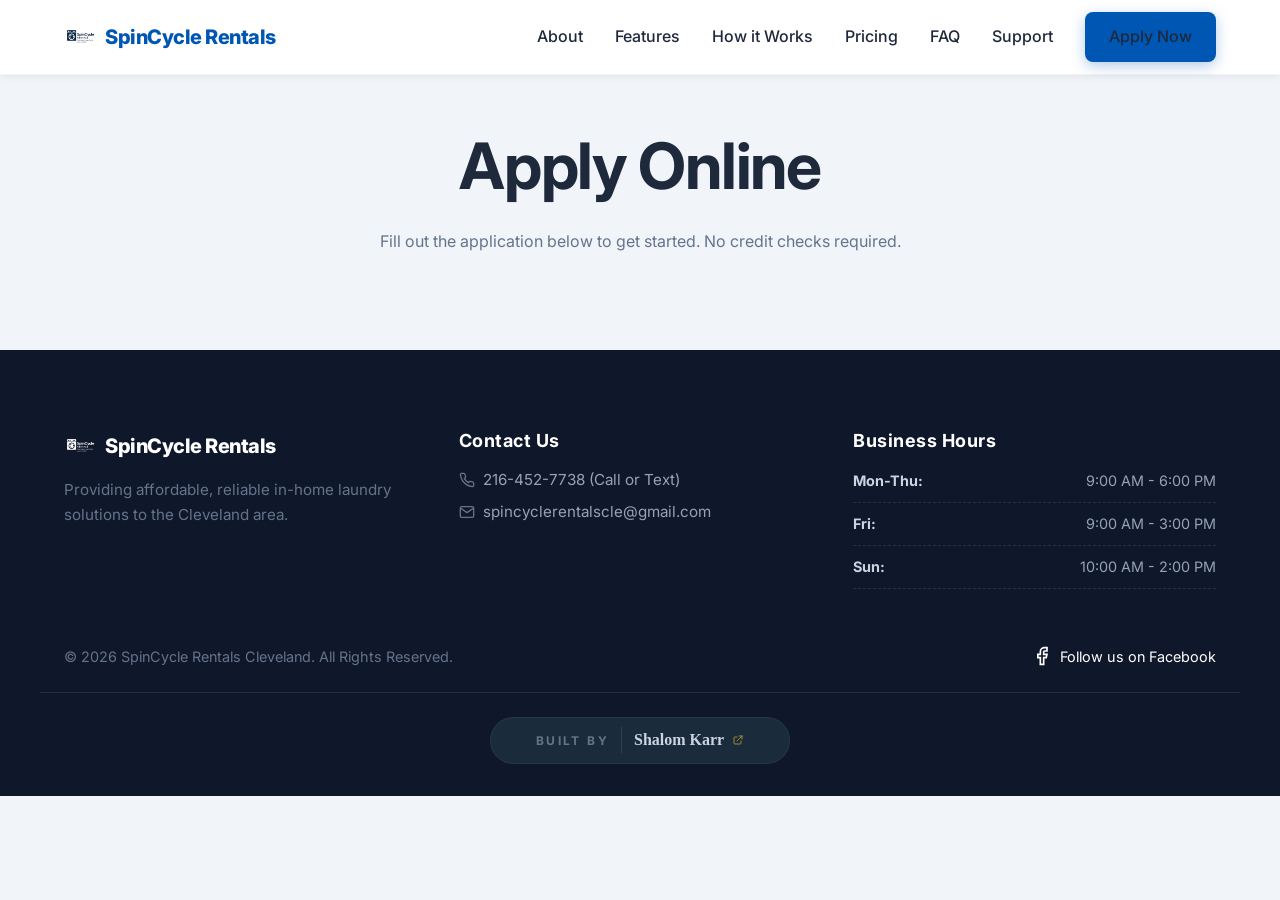
<file: apply.html>
<!DOCTYPE html>
<html lang="en">
<head>
    <meta charset="UTF-8">
    <meta name="viewport" content="width=device-width, initial-scale=1.0">
    <title>Apply Online | SpinCycle Rentals Cleveland</title>
    <meta name="description" content="Apply online for your SpinCycle washer and dryer rental. Fast approval with zero credit checks and zero upfront costs required to apply.">
    
    <link rel="canonical" href="https://www.spincyclerentalscleveland.com/apply.html">
    <link rel="preconnect" href="https://fonts.googleapis.com">
    <link rel="canonical" href="https://www.spincyclerentalscleveland.com/apply.html">
    <link rel="preconnect" href="https://fonts.gstatic.com" crossorigin>
    <link href="https://fonts.googleapis.com/css2?family=Inter:wght@300;400;500;600;700;800&display=swap" rel="stylesheet">
    <link rel="stylesheet" href="./css/style.css">
    <script type="application/ld+json">
    {
      "@context": "https://schema.org",
      "@type": "BreadcrumbList",
      "itemListElement": [
        {
          "@type": "ListItem",
          "position": 1,
          "name": "Home",
          "item": "https://www.spincyclerentalscleveland.com/"
        },
        {
          "@type": "ListItem",
          "position": 2,
          "name": "Apply Online",
          "item": "https://www.spincyclerentalscleveland.com/apply.html"
        }
      ]
    }
    </script>
</head>
<body class="bg-light">

    <!-- Navigation -->
    <nav id="navbar" class="navbar scrolled">
        <div class="container nav-container">
            <a href="index.html" class="logo"><img src="./img/logo-adam.png" alt="SpinCycle Logo" style="height: 32px; width: auto; object-fit: contain;"> SpinCycle Rentals</a>
            
            <button class="mobile-toggle" aria-label="Toggle Navigation">
                <svg width="24" height="24" viewBox="0 0 24 24" fill="none" stroke="currentColor" stroke-width="2"><path d="M3 12h18M3 6h18M3 18h18"></path></svg>
            </button>

                                    <ul class="nav-links">
                <li><a href="about.html">About</a></li>
                <li><a href="index.html#features">Features</a></li>
                <li><a href="index.html#how-it-works">How it Works</a></li>
                <li><a href="pricing.html">Pricing</a></li>
                <li><a href="faq.html">FAQ</a></li>
                <li><a href="support.html">Support</a></li>
                <li><a href="apply.html" class="btn btn-primary">Apply Now</a></li>
            </ul>
        </div>
    </nav>

    <div style="padding-top: 8rem; padding-bottom: 4rem;" class="section">
        <div class="container">
            <div class="section-header text-center fade-in" style="margin-bottom: 2rem;">
                <h1>Apply Online</h1>
                <p>Fill out the application below to get started. No credit checks required.</p>
            </div>

            <div class="fade-in" style="max-width: 800px; margin: 0 auto; background: var(--white); border-radius: var(--radius); box-shadow: var(--shadow-md); overflow: hidden;">
                <!-- Google Form iFrame Integration -->
                <script type="text/javascript" src="https://form.jotform.com/jsform/260805424291050"></script>
            </div>
        </div>
    </div>

    <footer class="footer">
        <div class="container grid grid-3">
            <div class="footer-info">
                <a href="index.html" class="logo" style="color: var(--white); margin-bottom: 1rem; display: inline-flex;">
                    <img src="./img/logo-adam.png" alt="SpinCycle Logo" style="height: 32px; width: auto; object-fit: contain; filter: brightness(0) invert(1);">
                    SpinCycle Rentals
                </a>
                <p>Providing affordable, reliable in-home laundry solutions to the Cleveland area.</p>
            </div>
            
            <div class="footer-contact">
                <h4 style="margin-bottom: 1rem;">Contact Us</h4>
                <p style="display: flex; align-items: center; gap: 0.5rem; margin-bottom: 0.5rem;">
                    <svg width="16" height="16" viewBox="0 0 24 24" fill="none" stroke="currentColor" stroke-width="2"><path d="M22 16.92v3a2 2 0 0 1-2.18 2 19.79 19.79 0 0 1-8.63-3.07 19.5 19.5 0 0 1-6-6 19.79 19.79 0 0 1-3.07-8.67A2 2 0 0 1 4.11 2h3a2 2 0 0 1 2 1.72 12.84 12.84 0 0 0 .7 2.81 2 2 0 0 1-.45 2.11L8.09 9.91a16 16 0 0 0 6 6l1.27-1.27a2 2 0 0 1 2.11-.45 12.84 12.84 0 0 0 2.81.7A2 2 0 0 1 22 16.92z"></path></svg>
                    <a href="tel:2164527738" style="color: #94a3b8;">216-452-7738 (Call or Text)</a>
                </p>
                <p style="display: flex; align-items: center; gap: 0.5rem;">
                    <svg width="16" height="16" viewBox="0 0 24 24" fill="none" stroke="currentColor" stroke-width="2"><path d="M4 4h16c1.1 0 2 .9 2 2v12c0 1.1-.9 2-2 2H4c-1.1 0-2-.9-2-2V6c0-1.1.9-2 2-2z"></path><polyline points="22,6 12,13 2,6"></polyline></svg>
                    <a href="mailto:spincyclerentalscle@gmail.com" style="color: #94a3b8;">spincyclerentalscle@gmail.com</a>
                </p>
            </div>
            
            <div class="footer-hours">
                <h4 style="margin-bottom: 1rem;">Business Hours</h4>
                <ul style="color: #94a3b8; font-size: 0.9rem; line-height: 1.8;">
                    <li><strong>Mon-Thu:</strong> 9:00 AM - 6:00 PM</li>
                    <li><strong>Fri:</strong> 9:00 AM - 3:00 PM</li>
                    <li><strong>Sun:</strong> 10:00 AM - 2:00 PM</li>
                </ul>
            </div>
        </div>
        
        <div class="container" style="display: flex; justify-content: space-between; align-items: center; flex-wrap: wrap; gap: 1rem; margin-top: 3rem;">
            <p style="margin: 0; font-size: 0.9rem;">&copy; 2026 SpinCycle Rentals Cleveland. All Rights Reserved.</p>
            <a href="https://www.facebook.com/profile.php?id=61582724512449" target="_blank" rel="noopener noreferrer" style="color: var(--white); display: flex; align-items: center; gap: 0.5rem; font-size: 0.9rem; transition: color 0.3s ease;" onmouseover="this.style.color='#3384e6'" onmouseout="this.style.color='#ffffff'">
                <svg width="20" height="20" viewBox="0 0 24 24" fill="none" stroke="currentColor" stroke-width="2"><path d="M18 2h-3a5 5 0 0 0-5 5v3H7v4h3v8h4v-8h3l1-4h-4V7a1 1 0 0 1 1-1h3z"></path></svg>
                Follow us on Facebook
            </a>
        </div>
        <div class="container" style="border-top: 1px solid rgba(255,255,255,0.1); margin-top: 1.5rem; padding-top: 1.5rem; display: flex; justify-content: center; align-items: center; width: 100%;">
            <a href="https://shalomkarr.pages.dev" target="_blank" rel="noopener noreferrer" class="built-by-btn">
                <span class="built-by-bg"></span>
                <span class="built-by-label">Built By</span>
                <div class="built-by-name-wrapper">
                    <span class="built-by-name">Shalom Karr</span>
                    <svg xmlns="http://www.w3.org/2000/svg" class="built-by-icon" fill="none" viewBox="0 0 24 24" stroke="currentColor" stroke-width="2" stroke-linecap="round" stroke-linejoin="round">
                        <path d="M10 6H6a2 2 0 00-2 2v10a2 2 0 002 2h10a2 2 0 002-2v-4M14 4h6m0 0v6m0-6L10 14" />
                    </svg>
                </div>
            </a>
        </div>
    </footer>

    <script src="./js/app.js"></script>
    <!-- Jotform Chatbot Embed -->
    <script src='https://cdn.jotfor.ms/agent/embedjs/019d16b8b7127d53b04a7ecd14b285c8ae82/embed.js'></script>
</body>
</html>
</file>
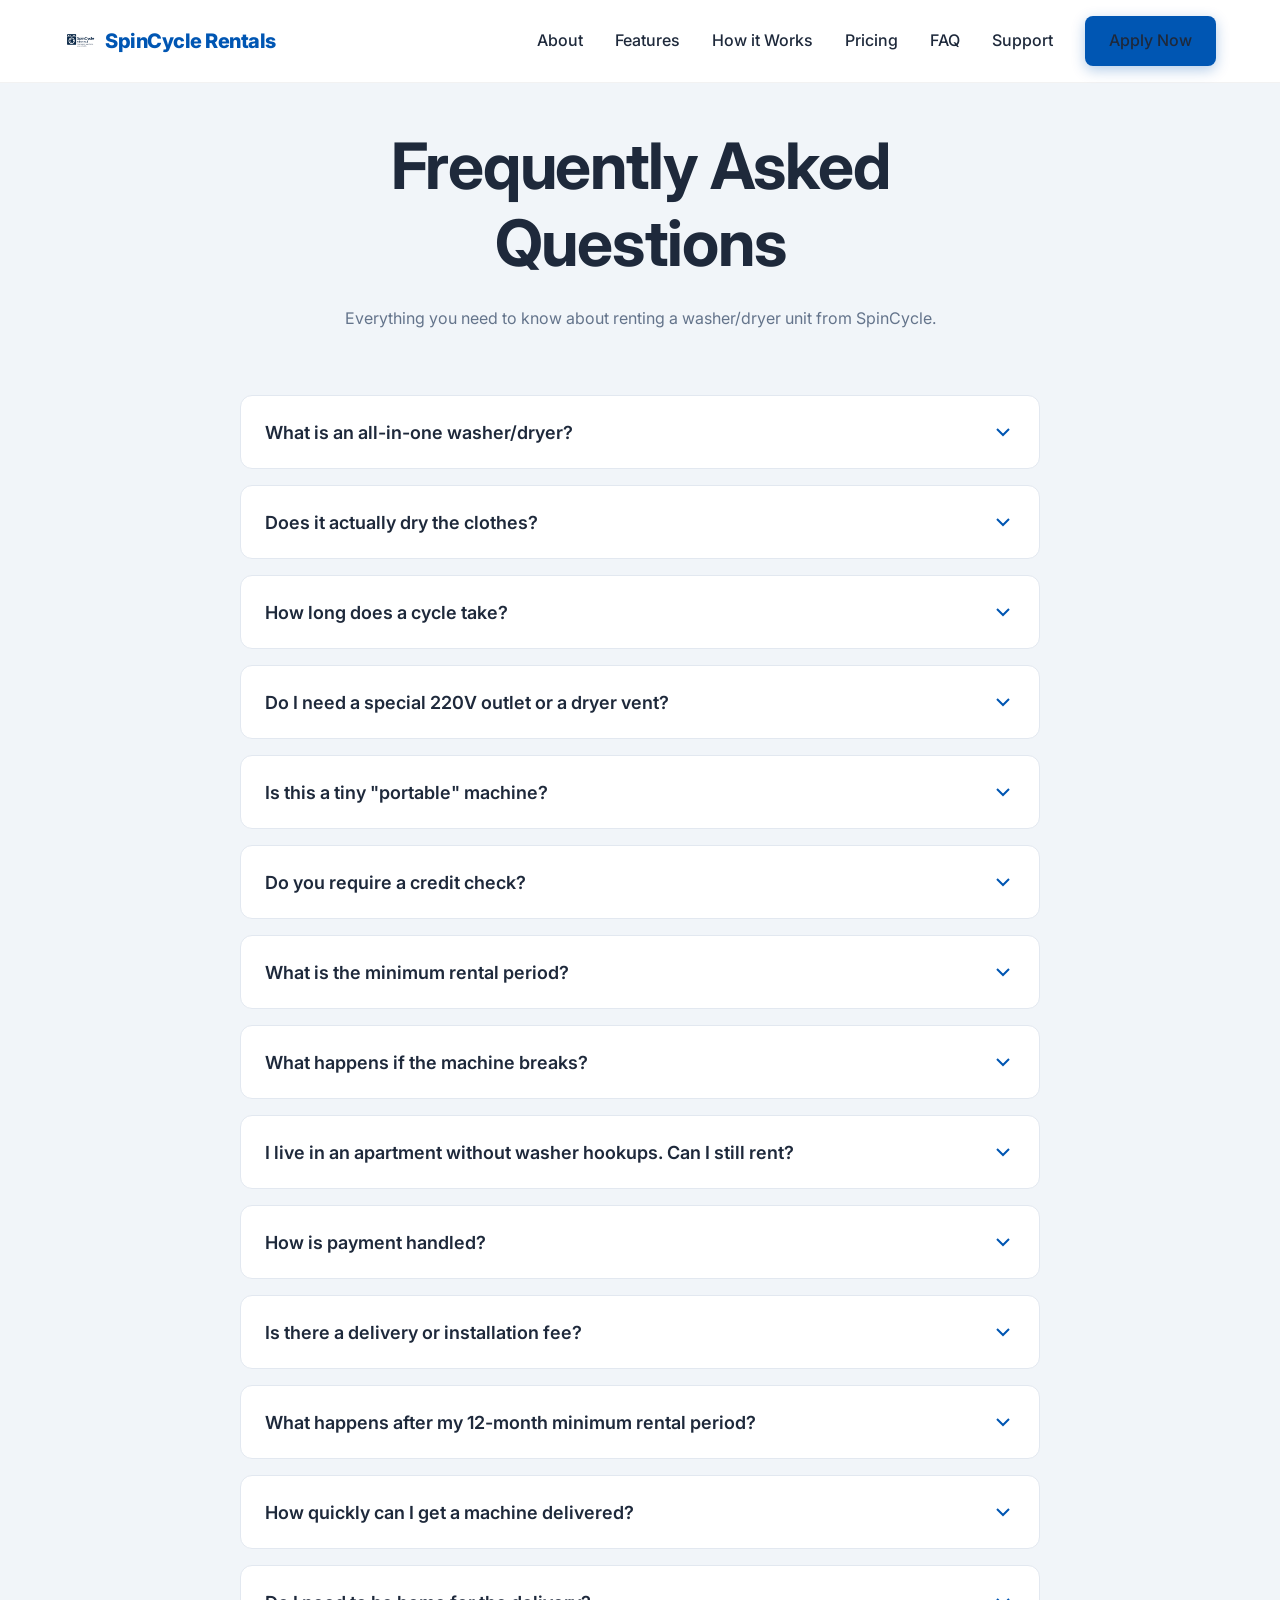
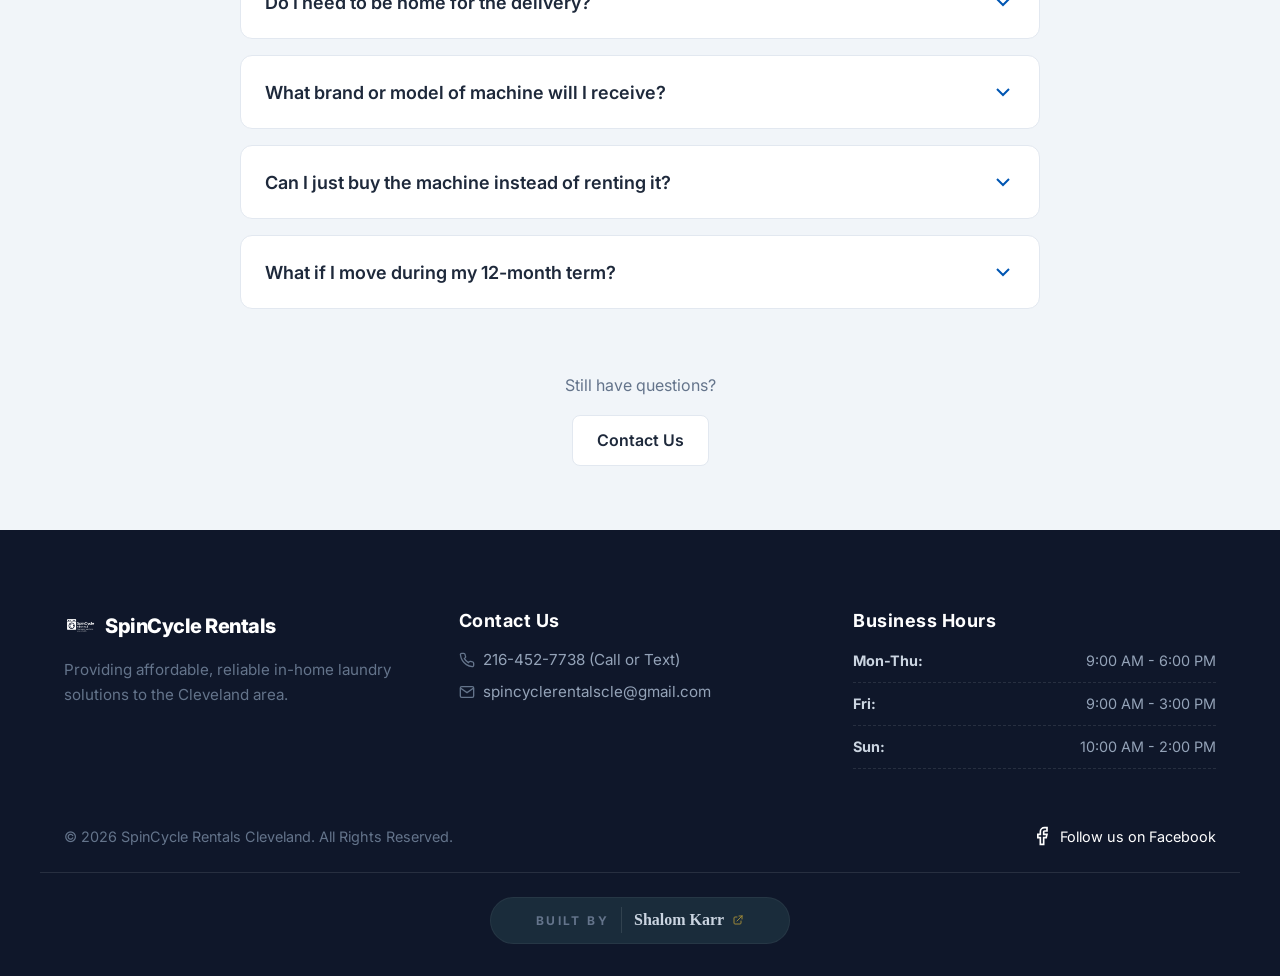
<file: faq.html>
<!DOCTYPE html>
<html lang="en">
<head>
    <meta charset="UTF-8">
    <meta name="viewport" content="width=device-width, initial-scale=1.0">
    <title>FAQ & Troubleshooting | SpinCycle Rentals</title>
    <meta name="description" content="Frequently asked questions about our ventless all-in-one washer and dryer rental service in Cleveland, Ohio. Learn about our free maintenance and 12-month terms.">
    
    <link rel="canonical" href="https://www.spincyclerentalscleveland.com/faq.html">
    <link rel="preconnect" href="https://fonts.googleapis.com">
    <link rel="canonical" href="https://www.spincyclerentalscleveland.com/faq.html">
    <link rel="preconnect" href="https://fonts.gstatic.com" crossorigin>
    <link href="https://fonts.googleapis.com/css2?family=Inter:wght@300;400;500;600;700;800&display=swap" rel="stylesheet">
    <link rel="stylesheet" href="./css/style.css">
    <script type="application/ld+json">
    {
      "@context": "https://schema.org",
      "@type": "BreadcrumbList",
      "itemListElement": [
        {
          "@type": "ListItem",
          "position": 1,
          "name": "Home",
          "item": "https://www.spincyclerentalscleveland.com/"
        },
        {
          "@type": "ListItem",
          "position": 2,
          "name": "FAQ",
          "item": "https://www.spincyclerentalscleveland.com/faq.html"
        }
      ]
    }
    </script>
</head>
<body class="bg-light">

    <!-- Navigation -->
    <nav id="navbar" class="navbar scrolled">
        <div class="container nav-container">
            <a href="index.html" class="logo"><img src="./img/logo-adam.png" alt="SpinCycle Logo" style="height: 32px; width: auto; object-fit: contain;"> SpinCycle Rentals</a>
            
            <button class="mobile-toggle" aria-label="Toggle Navigation">
                <svg width="24" height="24" viewBox="0 0 24 24" fill="none" stroke="currentColor" stroke-width="2"><path d="M3 12h18M3 6h18M3 18h18"></path></svg>
            </button>

                                    <ul class="nav-links">
                <li><a href="about.html">About</a></li>
                <li><a href="index.html#features">Features</a></li>
                <li><a href="index.html#how-it-works">How it Works</a></li>
                <li><a href="pricing.html">Pricing</a></li>
                <li><a href="faq.html">FAQ</a></li>
                <li><a href="support.html">Support</a></li>
                <li><a href="apply.html" class="btn btn-primary">Apply Now</a></li>
            </ul>
        </div>
    </nav>

    <div style="padding-top: 8rem; padding-bottom: 4rem;" class="section">
        <div class="container">
            <div class="section-header text-center fade-in">
                <h1>Frequently Asked Questions</h1>
                <p>Everything you need to know about renting a washer/dryer unit from SpinCycle.</p>
            </div>

            <div class="faq-container fade-in" style="max-width: 800px; margin: 0 auto;">                <div class="faq-item">
                    <button class="faq-question">
                        What is an all-in-one washer/dryer?
                        <svg width="24" height="24" viewBox="0 0 24 24" fill="none" stroke="currentColor" stroke-width="2"><polyline points="6 9 12 15 18 9"></polyline></svg>
                    </button>
                    <div class="faq-answer">
                        <p>It is exactly what it sounds like: a single machine that washes your clothes and then automatically switches to drying mode in one continuous cycle. You put dirty clothes in, and take clean, dry clothes out. There is no transferring heavy, wet laundry from a washer to a dryer.</p>
                    </div>
                </div>

                <div class="faq-item">
                    <button class="faq-question">
                        Does it actually dry the clothes?
                        <svg width="24" height="24" viewBox="0 0 24 24" fill="none" stroke="currentColor" stroke-width="2"><polyline points="6 9 12 15 18 9"></polyline></svg>
                    </button>
                    <div class="faq-answer">
                        <p>Yes! Unlike some older combo units that left clothes damp, the modern, high-quality machines we rent use advanced condensation drying technology to ensure your clothes come out fully dry and ready to wear or fold.</p>
                    </div>
                </div>

                <div class="faq-item">
                    <button class="faq-question">
                        How long does a cycle take?
                        <svg width="24" height="24" viewBox="0 0 24 24" fill="none" stroke="currentColor" stroke-width="2"><polyline points="6 9 12 15 18 9"></polyline></svg>
                    </button>
                    <div class="faq-answer">
                        <p>A full wash-and-dry cycle typically takes about 6 hours. Because the machine performs two distinct jobs in one drum using ventless technology, it takes longer than two separate machines. However, because it is a "set it and forget it" system, it actually saves you time�you can start a load before work or before bed without having to monitor it.</p>
                    </div>
                </div>

                <div class="faq-item">
                    <button class="faq-question">
                        Do I need a special 220V outlet or a dryer vent?
                        <svg width="24" height="24" viewBox="0 0 24 24" fill="none" stroke="currentColor" stroke-width="2"><polyline points="6 9 12 15 18 9"></polyline></svg>
                    </button>
                    <div class="faq-answer">
                        <p>No! Our machines are completely ventless, meaning they do not need an external exhaust vent blowing out a window. They also plug into any standard 110V household electrical outlet. All you need is a standard washer hookup (or a compatible sink) and a drain.</p>
                    </div>
                </div>

                <div class="faq-item">
                    <button class="faq-question">
                        Is this a tiny "portable" machine?
                        <svg width="24" height="24" viewBox="0 0 24 24" fill="none" stroke="currentColor" stroke-width="2"><polyline points="6 9 12 15 18 9"></polyline></svg>
                    </button>
                    <div class="faq-answer">
                        <p>No. These are full-size, heavy-duty appliances featuring a 2.7 cubic foot drum. They are designed for permanent hookup and everyday apartment laundry, not the small plastic countertop toys.</p>
                    </div>
                </div>

                <div class="faq-item">
                    <button class="faq-question">
                        Do you require a credit check?
                        <svg width="24" height="24" viewBox="0 0 24 24" fill="none" stroke="currentColor" stroke-width="2"><polyline points="6 9 12 15 18 9"></polyline></svg>
                    </button>
                    <div class="faq-answer">
                        <p>No, we never run credit checks. We believe everyone deserves access to convenient in-home laundry, regardless of their credit history.</p>
                    </div>
                </div>

                <div class="faq-item">
                    <button class="faq-question">
                        What is the minimum rental period?
                        <svg width="24" height="24" viewBox="0 0 24 24" fill="none" stroke="currentColor" stroke-width="2"><polyline points="6 9 12 15 18 9"></polyline></svg>
                    </button>
                    <div class="faq-answer">
                        <p>Our standard rental agreement requires a 12-month minimum commitment. This allows us to provide free professional installation and free ongoing maintenance at our $45/month price point.</p>
                    </div>
                </div>

                <div class="faq-item">
                    <button class="faq-question">
                        What happens if the machine breaks?
                        <svg width="24" height="24" viewBox="0 0 24 24" fill="none" stroke="currentColor" stroke-width="2"><polyline points="6 9 12 15 18 9"></polyline></svg>
                    </button>
                    <div class="faq-answer">
                        <p>We provide 100% free maintenance! If your unit stops working, just send us an email or give us a call. Our professional technicians will come out and repair or replace your machine at no extra cost.</p>
                    </div>
                </div>

                <div class="faq-item">
                    <button class="faq-question">
                        I live in an apartment without washer hookups. Can I still rent?
                        <svg width="24" height="24" viewBox="0 0 24 24" fill="none" stroke="currentColor" stroke-width="2"><polyline points="6 9 12 15 18 9"></polyline></svg>
                    </button>
                    <div class="faq-answer">
                        <p>Yes! Many of our customers rent our units specifically because they don't have standard hookups. We offer special sink-connection adapters that allow our all-in-one machines to run seamlessly off your existing sink setup.</p>
                    </div>
                </div>

                <div class="faq-item">
                    <button class="faq-question">
                        How is payment handled?
                        <svg width="24" height="24" viewBox="0 0 24 24" fill="none" stroke="currentColor" stroke-width="2"><polyline points="6 9 12 15 18 9"></polyline></svg>
                    </button>
                    <div class="faq-answer">
                        <p>All payments are processed securely online through Stripe. You will simply link a debit or credit card, and your $45 monthly payment will be automatically drafted each month. You pay absolutely nothing until the unit is delivered and installed.</p>
                    </div>
                </div>

                                <div class="faq-item">
                    <button class="faq-question">
                        Is there a delivery or installation fee?
                        <svg width="24" height="24" viewBox="0 0 24 24" fill="none" stroke="currentColor" stroke-width="2"><polyline points="6 9 12 15 18 9"></polyline></svg>
                    </button>
                    <div class="faq-answer">
                        <p>No! Delivery, installation, and setup are completely free. We handle the heavy lifting so you don't have to lift a finger.</p>
                    </div>
                </div>

                <div class="faq-item">
                    <button class="faq-question">
                        What happens after my 12-month minimum rental period?
                        <svg width="24" height="24" viewBox="0 0 24 24" fill="none" stroke="currentColor" stroke-width="2"><polyline points="6 9 12 15 18 9"></polyline></svg>
                    </button>
                    <div class="faq-answer">
                        <p>Once you fulfill your initial 12-month commitment, your rental automatically transitions to a month-to-month agreement at the same $45 rate. You can cancel at any time after the first year without any penalty.</p>
                    </div>
                </div>

                <div class="faq-item">
                    <button class="faq-question">
                        How quickly can I get a machine delivered?
                        <svg width="24" height="24" viewBox="0 0 24 24" fill="none" stroke="currentColor" stroke-width="2"><polyline points="6 9 12 15 18 9"></polyline></svg>
                    </button>
                    <div class="faq-answer">
                        <p>Once your application is submitted and approved, we typically coordinate delivery within a few business days, depending on current inventory and driver availability.</p>
                    </div>
                </div>

                <div class="faq-item">
                    <button class="faq-question">
                        Do I need to be home for the delivery?
                        <svg width="24" height="24" viewBox="0 0 24 24" fill="none" stroke="currentColor" stroke-width="2"><polyline points="6 9 12 15 18 9"></polyline></svg>
                    </button>
                    <div class="faq-answer">
                        <p>Yes. An adult (18 or older) must be present to grant our technicians access to your home, review the machine placement, and sign off on the successful installation.</p>
                    </div>
                </div>

                <div class="faq-item">
                    <button class="faq-question">
                        What brand or model of machine will I receive?
                        <svg width="24" height="24" viewBox="0 0 24 24" fill="none" stroke="currentColor" stroke-width="2"><polyline points="6 9 12 15 18 9"></polyline></svg>
                    </button>
                    <div class="faq-answer">
                        <p>We deploy modern, commercial-grade, ventless all-in-one washer/dryer units (typically highly-rated models from trusted manufacturers). Every machine is thoroughly inspected, cleaned, and tested to ensure it meets our strict reliability standards before it reaches your home.</p>
                    </div>
                </div>

                <div class="faq-item">
                    <button class="faq-question">
                        Can I just buy the machine instead of renting it?
                        <svg width="24" height="24" viewBox="0 0 24 24" fill="none" stroke="currentColor" stroke-width="2"><polyline points="6 9 12 15 18 9"></polyline></svg>
                    </button>
                    <div class="faq-answer">
                        <p>We focus exclusively on providing a rental service. Renting gives you the freedom of zero upfront cost, zero repair bills, and the ability to easily upgrade or return the unit if your living situation changes.</p>
                    </div>
                </div>

                <div class="faq-item">
                    <button class="faq-question">
                        What if I move during my 12-month term?
                        <svg width="24" height="24" viewBox="0 0 24 24" fill="none" stroke="currentColor" stroke-width="2"><polyline points="6 9 12 15 18 9"></polyline></svg>
                    </button>
                    <div class="faq-answer">
                        <p>If you move locally within the Cleveland area, please give us 14 days notice! Our team must handle the relocation to prevent damage. Note that your new address must have proper hookups, and relocation fees may apply. Visit our <a href="support.html" style="text-decoration: underline; color: var(--primary);">Support page</a> for full relocation policy details.</p>
                    </div>
                </div>

            </div>
            
            <div class="text-center" style="margin-top: 4rem;">
                <p>Still have questions?</p>
                <a href="index.html#contact" class="btn btn-secondary">Contact Us</a>
            </div>
        </div>
    </div>

    <footer class="footer">
        <div class="container grid grid-3">
            <div class="footer-info">
                <a href="index.html" class="logo" style="color: var(--white); margin-bottom: 1rem; display: inline-flex;">
                    <img src="./img/logo-adam.png" alt="SpinCycle Logo" style="height: 32px; width: auto; object-fit: contain; filter: brightness(0) invert(1);">
                    SpinCycle Rentals
                </a>
                <p>Providing affordable, reliable in-home laundry solutions to the Cleveland area.</p>
            </div>
            
            <div class="footer-contact">
                <h4 style="margin-bottom: 1rem;">Contact Us</h4>
                <p style="display: flex; align-items: center; gap: 0.5rem; margin-bottom: 0.5rem;">
                    <svg width="16" height="16" viewBox="0 0 24 24" fill="none" stroke="currentColor" stroke-width="2"><path d="M22 16.92v3a2 2 0 0 1-2.18 2 19.79 19.79 0 0 1-8.63-3.07 19.5 19.5 0 0 1-6-6 19.79 19.79 0 0 1-3.07-8.67A2 2 0 0 1 4.11 2h3a2 2 0 0 1 2 1.72 12.84 12.84 0 0 0 .7 2.81 2 2 0 0 1-.45 2.11L8.09 9.91a16 16 0 0 0 6 6l1.27-1.27a2 2 0 0 1 2.11-.45 12.84 12.84 0 0 0 2.81.7A2 2 0 0 1 22 16.92z"></path></svg>
                    <a href="tel:2164527738" style="color: #94a3b8;">216-452-7738 (Call or Text)</a>
                </p>
                <p style="display: flex; align-items: center; gap: 0.5rem;">
                    <svg width="16" height="16" viewBox="0 0 24 24" fill="none" stroke="currentColor" stroke-width="2"><path d="M4 4h16c1.1 0 2 .9 2 2v12c0 1.1-.9 2-2 2H4c-1.1 0-2-.9-2-2V6c0-1.1.9-2 2-2z"></path><polyline points="22,6 12,13 2,6"></polyline></svg>
                    <a href="mailto:spincyclerentalscle@gmail.com" style="color: #94a3b8;">spincyclerentalscle@gmail.com</a>
                </p>
            </div>
            
            <div class="footer-hours">
                <h4 style="margin-bottom: 1rem;">Business Hours</h4>
                <ul style="color: #94a3b8; font-size: 0.9rem; line-height: 1.8;">
                    <li><strong>Mon-Thu:</strong> 9:00 AM - 6:00 PM</li>
                    <li><strong>Fri:</strong> 9:00 AM - 3:00 PM</li>
                    <li><strong>Sun:</strong> 10:00 AM - 2:00 PM</li>
                </ul>
            </div>
        </div>
        
        <div class="container" style="display: flex; justify-content: space-between; align-items: center; flex-wrap: wrap; gap: 1rem; margin-top: 3rem;">
            <p style="margin: 0; font-size: 0.9rem;">&copy; 2026 SpinCycle Rentals Cleveland. All Rights Reserved.</p>
            <a href="https://www.facebook.com/profile.php?id=61582724512449" target="_blank" rel="noopener noreferrer" style="color: var(--white); display: flex; align-items: center; gap: 0.5rem; font-size: 0.9rem; transition: color 0.3s ease;" onmouseover="this.style.color='#3384e6'" onmouseout="this.style.color='#ffffff'">
                <svg width="20" height="20" viewBox="0 0 24 24" fill="none" stroke="currentColor" stroke-width="2"><path d="M18 2h-3a5 5 0 0 0-5 5v3H7v4h3v8h4v-8h3l1-4h-4V7a1 1 0 0 1 1-1h3z"></path></svg>
                Follow us on Facebook
            </a>
        </div>
        <div class="container" style="border-top: 1px solid rgba(255,255,255,0.1); margin-top: 1.5rem; padding-top: 1.5rem; display: flex; justify-content: center; align-items: center; width: 100%;">
            <a href="https://shalomkarr.pages.dev" target="_blank" rel="noopener noreferrer" class="built-by-btn">
                <span class="built-by-bg"></span>
                <span class="built-by-label">Built By</span>
                <div class="built-by-name-wrapper">
                    <span class="built-by-name">Shalom Karr</span>
                    <svg xmlns="http://www.w3.org/2000/svg" class="built-by-icon" fill="none" viewBox="0 0 24 24" stroke="currentColor" stroke-width="2" stroke-linecap="round" stroke-linejoin="round">
                        <path d="M10 6H6a2 2 0 00-2 2v10a2 2 0 002 2h10a2 2 0 002-2v-4M14 4h6m0 0v6m0-6L10 14" />
                    </svg>
                </div>
            </a>
        </div>
    </footer>

    <script src="./js/app.js"></script>
    <!-- Jotform Chatbot Embed -->
    <script src='https://cdn.jotfor.ms/agent/embedjs/019d16b8b7127d53b04a7ecd14b285c8ae82/embed.js'></script>
</body>
</html>
</file>
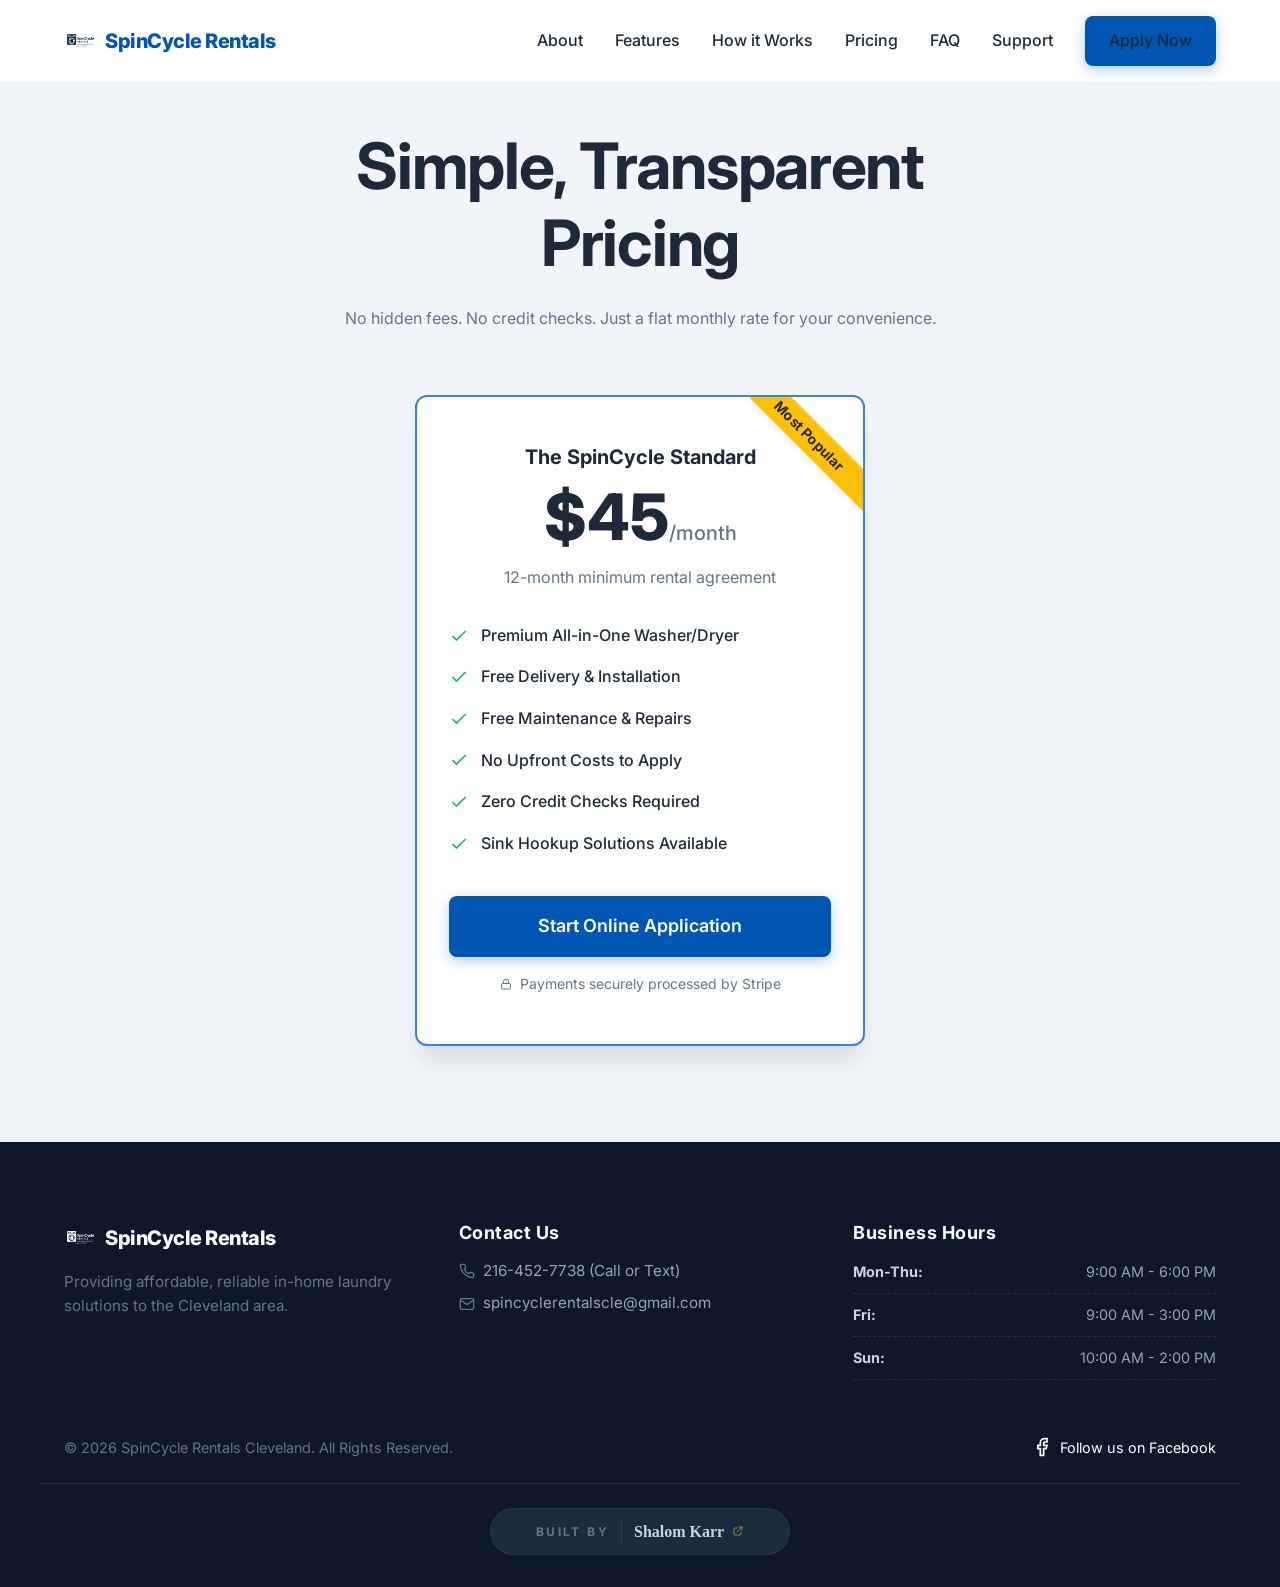
<file: pricing.html>
<!DOCTYPE html>
<html lang="en">
<head>
    <meta charset="UTF-8">
    <meta name="viewport" content="width=device-width, initial-scale=1.0">
    <title>Pricing | SpinCycle Rentals Cleveland</title>
    <meta name="description" content="Simple, transparent /month pricing for our all-in-one washer and dryer units. No hidden fees, no credit checks. Start your online application today.">
    
    <link rel="canonical" href="https://www.spincyclerentalscleveland.com/pricing.html">
    <link rel="preconnect" href="https://fonts.googleapis.com">
    <link rel="canonical" href="https://www.spincyclerentalscleveland.com/pricing.html">
    <link rel="preconnect" href="https://fonts.gstatic.com" crossorigin>
    <link href="https://fonts.googleapis.com/css2?family=Inter:wght@300;400;500;600;700;800&display=swap" rel="stylesheet">
    <link rel="stylesheet" href="./css/style.css">
    <script type="application/ld+json">
    {
      "@context": "https://schema.org",
      "@type": "BreadcrumbList",
      "itemListElement": [
        {
          "@type": "ListItem",
          "position": 1,
          "name": "Home",
          "item": "https://www.spincyclerentalscleveland.com/"
        },
        {
          "@type": "ListItem",
          "position": 2,
          "name": "Pricing",
          "item": "https://www.spincyclerentalscleveland.com/pricing.html"
        }
      ]
    }
    </script>
</head>
<body class="bg-light">

    <!-- Navigation -->
    <nav id="navbar" class="navbar scrolled">
        <div class="container nav-container">
            <a href="index.html" class="logo"><img src="./img/logo-adam.png" alt="SpinCycle Logo" style="height: 32px; width: auto; object-fit: contain;"> SpinCycle Rentals</a>
            
            <button class="mobile-toggle" aria-label="Toggle Navigation">
                <svg width="24" height="24" viewBox="0 0 24 24" fill="none" stroke="currentColor" stroke-width="2"><path d="M3 12h18M3 6h18M3 18h18"></path></svg>
            </button>

                                    <ul class="nav-links">
                <li><a href="about.html">About</a></li>
                <li><a href="index.html#features">Features</a></li>
                <li><a href="index.html#how-it-works">How it Works</a></li>
                <li><a href="pricing.html">Pricing</a></li>
                <li><a href="faq.html">FAQ</a></li>
                <li><a href="support.html">Support</a></li>
                <li><a href="apply.html" class="btn btn-primary">Apply Now</a></li>
            </ul>
        </div>
    </nav>

    <div style="padding-top: 8rem;" class="section">
        <div class="container">
            <div class="section-header text-center fade-in">
                <h1>Simple, Transparent Pricing</h1>
                <p>No hidden fees. No credit checks. Just a flat monthly rate for your convenience.</p>
            </div>

            <div class="pricing-card fade-in">
                <div class="popular-badge">Most Popular</div>
                <div class="pricing-header">
                    <h3>The SpinCycle Standard</h3>
                    <div class="pricing-price">$45<span>/month</span></div>
                    <p>12-month minimum rental agreement</p>
                </div>
                
                <ul class="pricing-features">
                    <li><svg width="20" height="20" viewBox="0 0 24 24" fill="none" stroke="currentColor" stroke-width="2"><polyline points="20 6 9 17 4 12"></polyline></svg> Premium All-in-One Washer/Dryer</li>
                    <li><svg width="20" height="20" viewBox="0 0 24 24" fill="none" stroke="currentColor" stroke-width="2"><polyline points="20 6 9 17 4 12"></polyline></svg> Free Delivery & Installation</li>
                    <li><svg width="20" height="20" viewBox="0 0 24 24" fill="none" stroke="currentColor" stroke-width="2"><polyline points="20 6 9 17 4 12"></polyline></svg> Free Maintenance & Repairs</li>
                    <li><svg width="20" height="20" viewBox="0 0 24 24" fill="none" stroke="currentColor" stroke-width="2"><polyline points="20 6 9 17 4 12"></polyline></svg> No Upfront Costs to Apply</li>
                    <li><svg width="20" height="20" viewBox="0 0 24 24" fill="none" stroke="currentColor" stroke-width="2"><polyline points="20 6 9 17 4 12"></polyline></svg> Zero Credit Checks Required</li>
                    <li><svg width="20" height="20" viewBox="0 0 24 24" fill="none" stroke="currentColor" stroke-width="2"><polyline points="20 6 9 17 4 12"></polyline></svg> Sink Hookup Solutions Available</li>
                </ul>

                <a href="apply.html" class="btn btn-primary btn-large apply-btn" style="width: 100%; display: block; text-align: center;">Start Online Application</a>
                <p class="secure-text" style="color: var(--text-muted) !important; margin-top: 1rem; text-align: center;">
                    <svg width="12" height="12" viewBox="0 0 24 24" fill="none" stroke="currentColor" stroke-width="2"><rect x="3" y="11" width="18" height="11" rx="2" ry="2"></rect><path d="M7 11V7a5 5 0 0 1 10 0v4"></path></svg> Payments securely processed by Stripe
                </p>
            </div>
        </div>
    </div>

    <footer class="footer">
        <div class="container grid grid-3">
            <div class="footer-info">
                <a href="index.html" class="logo" style="color: var(--white); margin-bottom: 1rem; display: inline-flex;">
                    <img src="./img/logo-adam.png" alt="SpinCycle Logo" style="height: 32px; width: auto; object-fit: contain; filter: brightness(0) invert(1);">
                    SpinCycle Rentals
                </a>
                <p>Providing affordable, reliable in-home laundry solutions to the Cleveland area.</p>
            </div>
            
            <div class="footer-contact">
                <h4 style="margin-bottom: 1rem;">Contact Us</h4>
                <p style="display: flex; align-items: center; gap: 0.5rem; margin-bottom: 0.5rem;">
                    <svg width="16" height="16" viewBox="0 0 24 24" fill="none" stroke="currentColor" stroke-width="2"><path d="M22 16.92v3a2 2 0 0 1-2.18 2 19.79 19.79 0 0 1-8.63-3.07 19.5 19.5 0 0 1-6-6 19.79 19.79 0 0 1-3.07-8.67A2 2 0 0 1 4.11 2h3a2 2 0 0 1 2 1.72 12.84 12.84 0 0 0 .7 2.81 2 2 0 0 1-.45 2.11L8.09 9.91a16 16 0 0 0 6 6l1.27-1.27a2 2 0 0 1 2.11-.45 12.84 12.84 0 0 0 2.81.7A2 2 0 0 1 22 16.92z"></path></svg>
                    <a href="tel:2164527738" style="color: #94a3b8;">216-452-7738 (Call or Text)</a>
                </p>
                <p style="display: flex; align-items: center; gap: 0.5rem;">
                    <svg width="16" height="16" viewBox="0 0 24 24" fill="none" stroke="currentColor" stroke-width="2"><path d="M4 4h16c1.1 0 2 .9 2 2v12c0 1.1-.9 2-2 2H4c-1.1 0-2-.9-2-2V6c0-1.1.9-2 2-2z"></path><polyline points="22,6 12,13 2,6"></polyline></svg>
                    <a href="mailto:spincyclerentalscle@gmail.com" style="color: #94a3b8;">spincyclerentalscle@gmail.com</a>
                </p>
            </div>
            
            <div class="footer-hours">
                <h4 style="margin-bottom: 1rem;">Business Hours</h4>
                <ul style="color: #94a3b8; font-size: 0.9rem; line-height: 1.8;">
                    <li><strong>Mon-Thu:</strong> 9:00 AM - 6:00 PM</li>
                    <li><strong>Fri:</strong> 9:00 AM - 3:00 PM</li>
                    <li><strong>Sun:</strong> 10:00 AM - 2:00 PM</li>
                </ul>
            </div>
        </div>
        
        <div class="container" style="display: flex; justify-content: space-between; align-items: center; flex-wrap: wrap; gap: 1rem; margin-top: 3rem;">
            <p style="margin: 0; font-size: 0.9rem;">&copy; 2026 SpinCycle Rentals Cleveland. All Rights Reserved.</p>
            <a href="https://www.facebook.com/profile.php?id=61582724512449" target="_blank" rel="noopener noreferrer" style="color: var(--white); display: flex; align-items: center; gap: 0.5rem; font-size: 0.9rem; transition: color 0.3s ease;" onmouseover="this.style.color='#3384e6'" onmouseout="this.style.color='#ffffff'">
                <svg width="20" height="20" viewBox="0 0 24 24" fill="none" stroke="currentColor" stroke-width="2"><path d="M18 2h-3a5 5 0 0 0-5 5v3H7v4h3v8h4v-8h3l1-4h-4V7a1 1 0 0 1 1-1h3z"></path></svg>
                Follow us on Facebook
            </a>
        </div>
        <div class="container" style="border-top: 1px solid rgba(255,255,255,0.1); margin-top: 1.5rem; padding-top: 1.5rem; display: flex; justify-content: center; align-items: center; width: 100%;">
            <a href="https://shalomkarr.pages.dev" target="_blank" rel="noopener noreferrer" class="built-by-btn">
                <span class="built-by-bg"></span>
                <span class="built-by-label">Built By</span>
                <div class="built-by-name-wrapper">
                    <span class="built-by-name">Shalom Karr</span>
                    <svg xmlns="http://www.w3.org/2000/svg" class="built-by-icon" fill="none" viewBox="0 0 24 24" stroke="currentColor" stroke-width="2" stroke-linecap="round" stroke-linejoin="round">
                        <path d="M10 6H6a2 2 0 00-2 2v10a2 2 0 002 2h10a2 2 0 002-2v-4M14 4h6m0 0v6m0-6L10 14" />
                    </svg>
                </div>
            </a>
        </div>
    </footer>

    <script src="./js/app.js"></script>
    <!-- Jotform Chatbot Embed -->
    <script src='https://cdn.jotfor.ms/agent/embedjs/019d16b8b7127d53b04a7ecd14b285c8ae82/embed.js'></script>
</body>
</html>
</file>
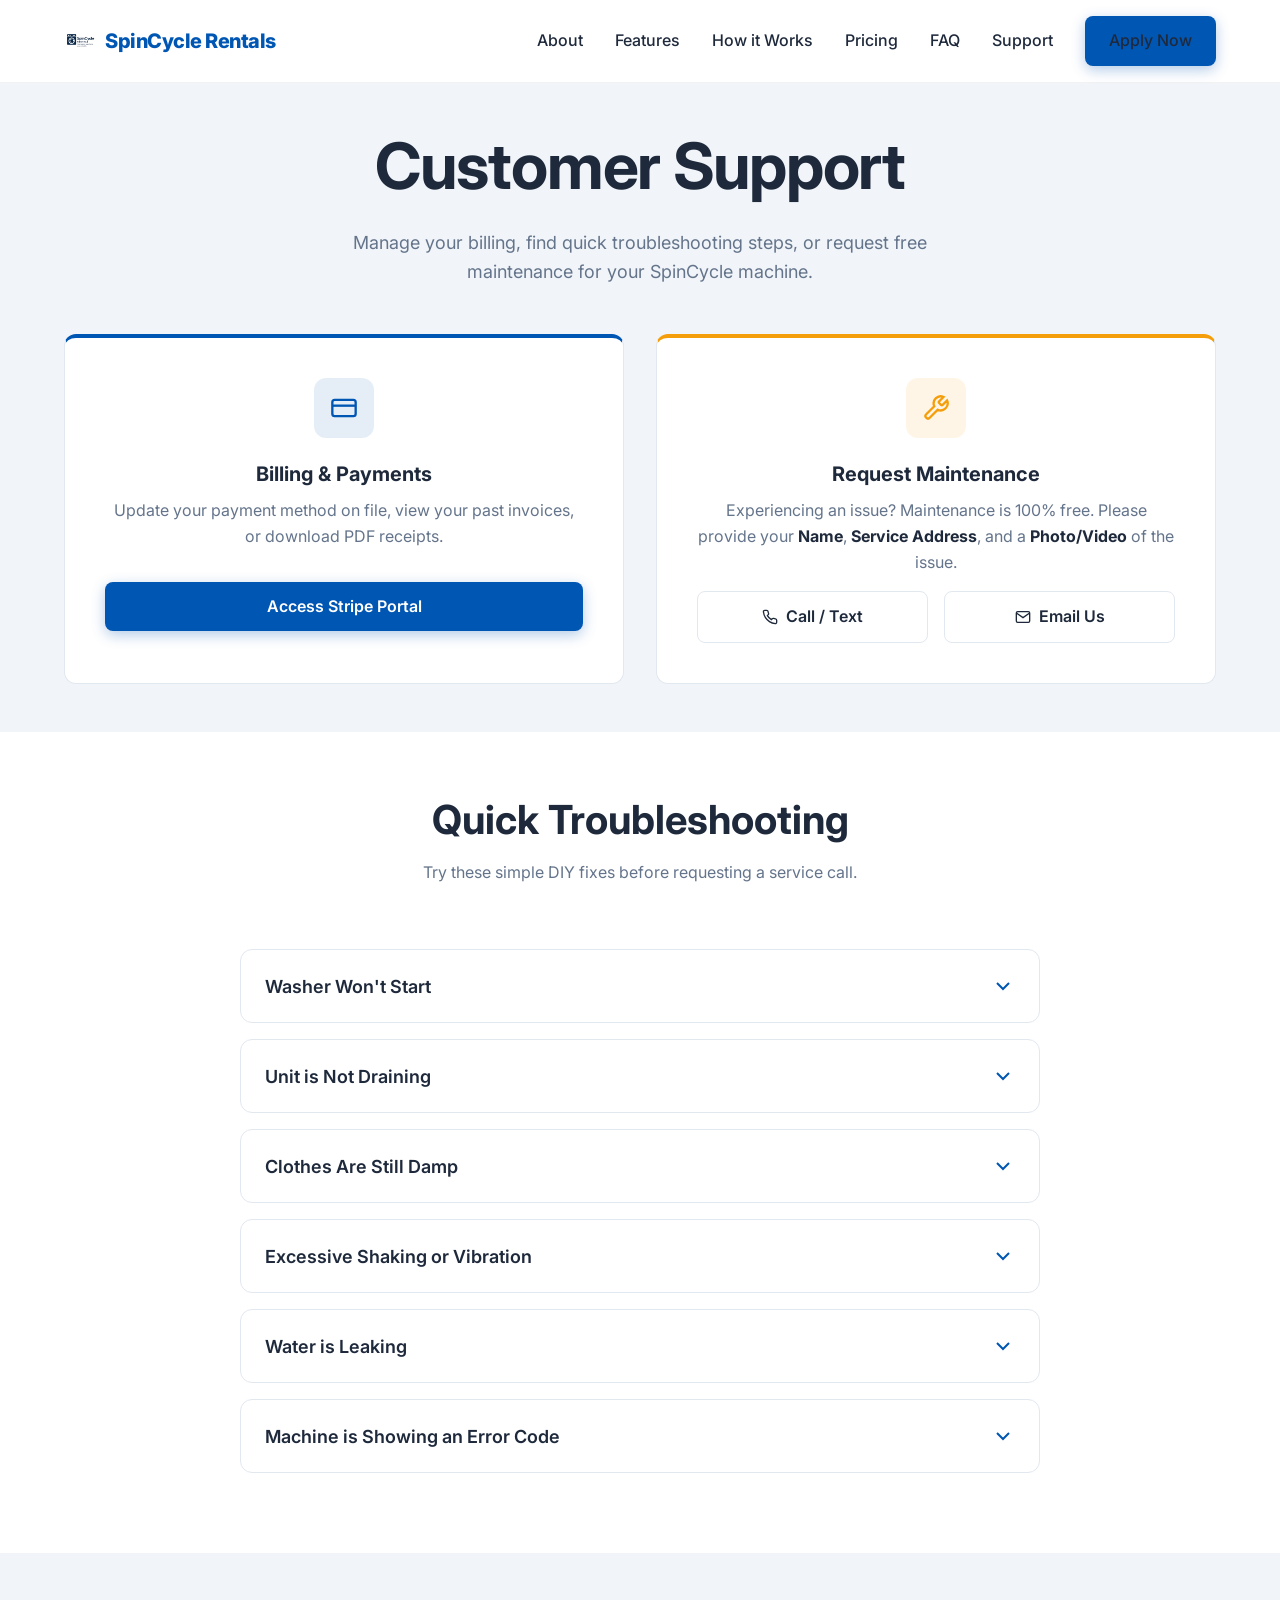
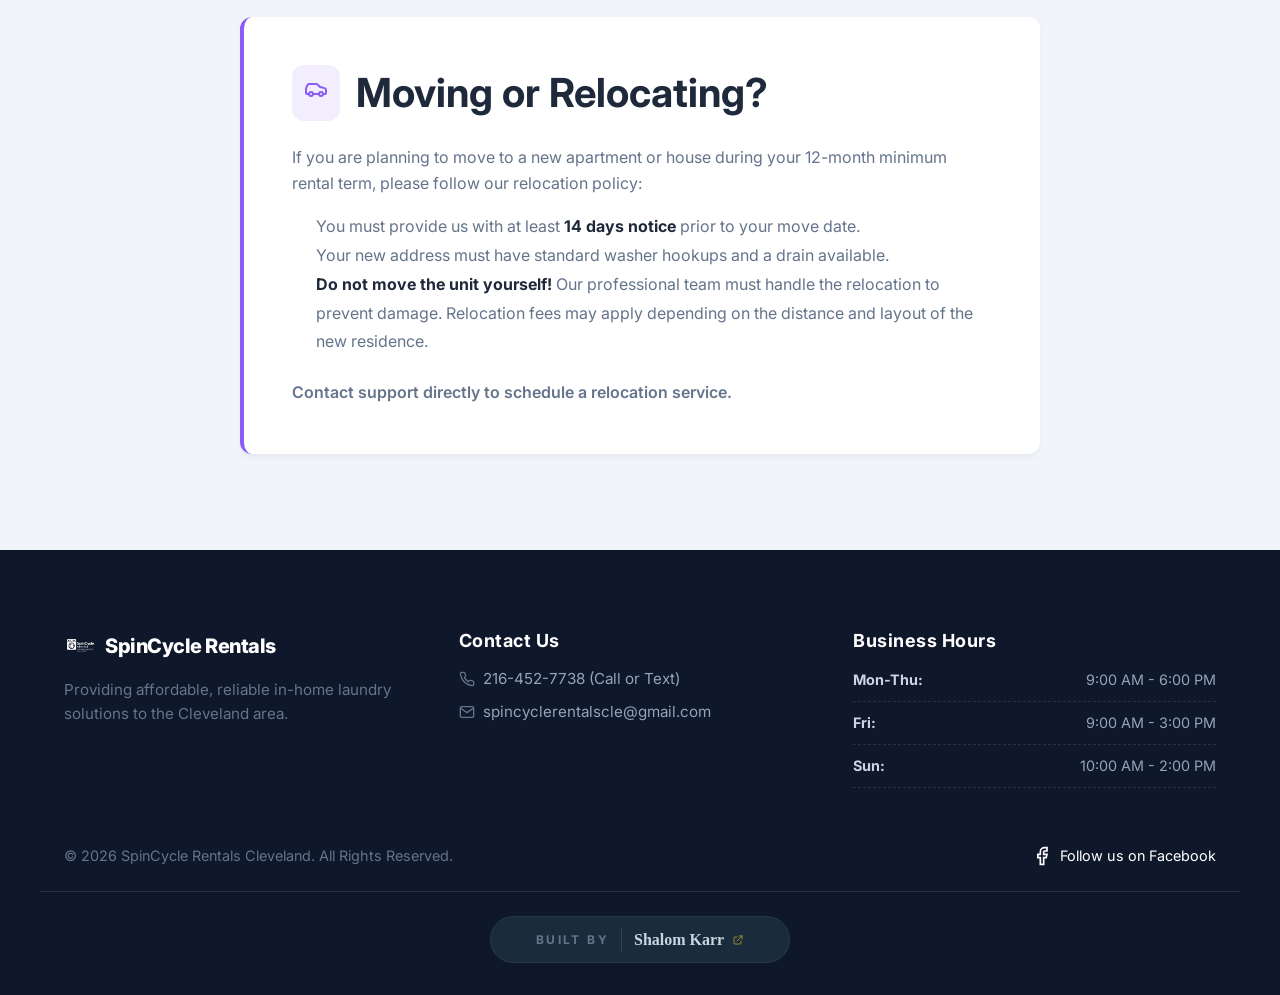
<file: support.html>
<!DOCTYPE html>
<html lang="en">
<head>
    <meta charset="UTF-8">
    <meta name="viewport" content="width=device-width, initial-scale=1.0">
    <title>Customer Support & Billing | SpinCycle Rentals</title>
    <meta name="description" content="Customer support for SpinCycle Rentals. Access your Stripe billing portal, troubleshoot common machine issues, or request free maintenance.">
    
    <!-- JSON-LD Local Business Structured Data -->
    <script type="application/ld+json">
    {
      "@context": "https://schema.org",
      "@type": "LocalBusiness",
      "name": "SpinCycle Rentals",
      "image": "https://www.spincyclerentalscleveland.com/img/logo-adam.png",
      "@id": "https://www.spincyclerentalscleveland.com/",
      "url": "https://www.spincyclerentalscleveland.com/",
      "telephone": "+1-216-452-7738",
      "email": "spincyclerentalscle@gmail.com",
      "address": {
        "@type": "PostalAddress",
        "addressLocality": "Cleveland",
        "addressRegion": "OH",
        "addressCountry": "US"
      },
      "geo": {
        "@type": "GeoCoordinates",
        "latitude": 41.4993,
        "longitude": -81.6944
      },
      "openingHoursSpecification": [
        {
          "@type": "OpeningHoursSpecification",
          "dayOfWeek": ["Monday", "Tuesday", "Wednesday", "Thursday"],
          "opens": "09:00",
          "closes": "18:00"
        },
        {
          "@type": "OpeningHoursSpecification",
          "dayOfWeek": "Friday",
          "opens": "09:00",
          "closes": "15:00"
        },
        {
          "@type": "OpeningHoursSpecification",
          "dayOfWeek": "Sunday",
          "opens": "10:00",
          "closes": "14:00"
        }
      ],
      "priceRange": "$45/month",
      "description": "All-in-one washer and dryer unit rentals in Cleveland, Ohio. Offering free professional delivery, installation, and ongoing maintenance with no credit checks required."
    }
    </script>
    <script type="application/ld+json">
    {
      "@context": "https://schema.org",
      "@type": "BreadcrumbList",
      "itemListElement": [
        {
          "@type": "ListItem",
          "position": 1,
          "name": "Home",
          "item": "https://www.spincyclerentalscleveland.com/"
        },
        {
          "@type": "ListItem",
          "position": 2,
          "name": "Support & Maintenance",
          "item": "https://www.spincyclerentalscleveland.com/support.html"
        }
      ]
    }
    </script>
    
    <!-- Open Graph / Social Media Meta Tags -->
    <meta property="og:type" content="website">
    <meta property="og:url" content="https://www.spincyclerentalscleveland.com/">
    <meta property="og:title" content="SpinCycle Rentals | Cleveland Washer & Dryer Rentals">
    <meta property="og:description" content="All-in-one washer/dryer unit rentals in Cleveland for $45/month. Free installation, no credit checks, and sink-connection options available.">
    <meta property="og:image" content="https://images.unsplash.com/photo-1626806787426-5910811b6325?q=80&w=1200&h=630&fit=crop">

    <!-- Twitter / X Card Meta Tags -->
    <meta property="twitter:card" content="summary_large_image">
    <meta property="twitter:url" content="https://www.spincyclerentalscleveland.com/">
    <meta property="twitter:title" content="SpinCycle Rentals | Cleveland Washer & Dryer Rentals">
    <meta property="twitter:description" content="All-in-one washer/dryer unit rentals in Cleveland for $45/month. Free installation, no credit checks, and sink-connection options available.">
    <meta property="twitter:image" content="https://images.unsplash.com/photo-1626806787426-5910811b6325?q=80&w=1200&h=630&fit=crop">

    <link rel="canonical" href="https://www.spincyclerentalscleveland.com/support.html">
    <link rel="preconnect" href="https://fonts.googleapis.com">
    <link rel="canonical" href="https://www.spincyclerentalscleveland.com/support.html">
    <link rel="preconnect" href="https://fonts.gstatic.com" crossorigin>
    <link href="https://fonts.googleapis.com/css2?family=Inter:wght@300;400;500;600;700;800&display=swap" rel="stylesheet">
    <link rel="stylesheet" href="./css/style.css">
</head>
<body class="bg-light">

    <!-- Navigation -->
    <nav id="navbar" class="navbar scrolled">
        <div class="container nav-container">
            <a href="index.html" class="logo"><img src="./img/logo-adam.png" alt="SpinCycle Logo" style="height: 32px; width: auto; object-fit: contain;"> SpinCycle Rentals</a>
            
            <button class="mobile-toggle" aria-label="Toggle Navigation">
                <svg width="24" height="24" viewBox="0 0 24 24" fill="none" stroke="currentColor" stroke-width="2"><path d="M3 12h18M3 6h18M3 18h18"></path></svg>
            </button>

            <ul class="nav-links">
                <li><a href="about.html">About</a></li>
                <li><a href="index.html#features">Features</a></li>
                <li><a href="index.html#how-it-works">How it Works</a></li>
                <li><a href="pricing.html">Pricing</a></li>
                <li><a href="faq.html">FAQ</a></li>
                <li><a href="support.html">Support</a></li>
                <li><a href="apply.html" class="btn btn-primary">Apply Now</a></li>
            </ul>
        </div>
    </nav>

    <!-- Page Header -->
    <div style="padding-top: 8rem; padding-bottom: 2rem;" class="section">
        <div class="container text-center fade-in">
            <h1>Customer Support</h1>
            <p style="font-size: 1.125rem; max-width: 600px; margin: 0 auto;">Manage your billing, find quick troubleshooting steps, or request free maintenance for your SpinCycle machine.</p>
        </div>
    </div>

    <!-- Quick Actions (Billing & Service) -->
    <section class="section" style="padding-top: 1rem; padding-bottom: 3rem;">
        <div class="container grid grid-2">
            <!-- Billing Card -->
            <div class="feature-card fade-in" style="text-align: center; border-top: 4px solid var(--primary);">
                <div class="feature-icon" style="margin: 0 auto 1.5rem; color: var(--primary); background: rgba(0, 86, 179, 0.1);">
                    <svg width="28" height="28" viewBox="0 0 24 24" fill="none" stroke="currentColor" stroke-width="2"><rect x="2" y="5" width="20" height="14" rx="2" ry="2"></rect><line x1="2" y1="10" x2="22" y2="10"></line></svg>
                </div>
                <h3>Billing & Payments</h3>
                <p style="margin-bottom: 2rem;">Update your payment method on file, view your past invoices, or download PDF receipts.</p>
                <a href="https://billing.stripe.com/p/login/4gMbJ27AE9Ob5Rjezu0co00" target="_blank" rel="noopener noreferrer" class="btn btn-primary" style="width: 100%;">Access Stripe Portal</a>
            </div>

            <!-- Service Request Card -->
            <div class="feature-card fade-in" style="text-align: center; border-top: 4px solid #f59e0b; transition-delay: 100ms;">
                <div class="feature-icon" style="margin: 0 auto 1.5rem; color: #f59e0b; background: rgba(245, 158, 11, 0.1);">
                    <svg width="28" height="28" viewBox="0 0 24 24" fill="none" stroke="currentColor" stroke-width="2"><path d="M14.7 6.3a1 1 0 0 0 0 1.4l1.6 1.6a1 1 0 0 0 1.4 0l3.77-3.77a6 6 0 0 1-7.94 7.94l-6.91 6.91a2.12 2.12 0 0 1-3-3l6.91-6.91a6 6 0 0 1 7.94-7.94l-3.76 3.76z"></path></svg>
                </div>
                <h3>Request Maintenance</h3>
                <p style="margin-bottom: 1rem;">Experiencing an issue? Maintenance is 100% free. Please provide your <strong>Name</strong>, <strong>Service Address</strong>, and a <strong>Photo/Video</strong> of the issue.</p>
                <div style="display: flex; gap: 1rem; flex-wrap: wrap;">
                    <a href="tel:2164527738" class="btn btn-secondary" style="flex: 1;"><svg width="16" height="16" viewBox="0 0 24 24" fill="none" stroke="currentColor" stroke-width="2" style="margin-right: 0.5rem;"><path d="M22 16.92v3a2 2 0 0 1-2.18 2 19.79 19.79 0 0 1-8.63-3.07 19.5 19.5 0 0 1-6-6 19.79 19.79 0 0 1-3.07-8.67A2 2 0 0 1 4.11 2h3a2 2 0 0 1 2 1.72 12.84 12.84 0 0 0 .7 2.81 2 2 0 0 1-.45 2.11L8.09 9.91a16 16 0 0 0 6 6l1.27-1.27a2 2 0 0 1 2.11-.45 12.84 12.84 0 0 0 2.81.7A2 2 0 0 1 22 16.92z"></path></svg> Call / Text</a>
                    <a href="mailto:spincyclerentalscle@gmail.com" class="btn btn-secondary" style="flex: 1;"><svg width="16" height="16" viewBox="0 0 24 24" fill="none" stroke="currentColor" stroke-width="2" style="margin-right: 0.5rem;"><path d="M4 4h16c1.1 0 2 .9 2 2v12c0 1.1-.9 2-2 2H4c-1.1 0-2-.9-2-2V6c0-1.1.9-2 2-2z"></path><polyline points="22,6 12,13 2,6"></polyline></svg> Email Us</a>
                </div>
            </div>
        </div>
    </section>

    <!-- Troubleshooting Accordion -->
    <section class="section" style="background: var(--white); padding-top: 4rem; padding-bottom: 4rem;">
        <div class="container">
            <div class="section-header text-center fade-in">
                <h2>Quick Troubleshooting</h2>
                <p>Try these simple DIY fixes before requesting a service call.</p>
            </div>

            <div class="faq-container fade-in" style="max-width: 800px; margin: 0 auto;">
                
                <div class="faq-item">
                    <button class="faq-question">
                        Washer Won't Start
                        <svg width="24" height="24" viewBox="0 0 24 24" fill="none" stroke="currentColor" stroke-width="2"><polyline points="6 9 12 15 18 9"></polyline></svg>
                    </button>
                    <div class="faq-answer">
                        <ul style="padding-left: 1.5rem; margin-bottom: 1rem; color: var(--text-muted);">
                            <li style="margin-bottom: 0.5rem;">Check if the machine is securely plugged in and the outlet has power.</li>
                            <li style="margin-bottom: 0.5rem;">Ensure the door is fully pushed closed (you should hear a click).</li>
                            <li>Verify a cycle is actually selected and the "Start/Pause" button was pressed firmly.</li>
                        </ul>
                    </div>
                </div>

                <div class="faq-item">
                    <button class="faq-question">
                        Unit is Not Draining
                        <svg width="24" height="24" viewBox="0 0 24 24" fill="none" stroke="currentColor" stroke-width="2"><polyline points="6 9 12 15 18 9"></polyline></svg>
                    </button>
                    <div class="faq-answer">
                        <ul style="padding-left: 1.5rem; margin-bottom: 1rem; color: var(--text-muted);">
                            <li style="margin-bottom: 0.5rem;">Check the drain hose behind the machine to ensure it is not kinked or crushed.</li>
                            <li style="margin-bottom: 0.5rem;">Make sure the drain hose is properly inserted into your home's standpipe or sink.</li>
                            <li>If the machine is pumping water out but it's overflowing, your home's plumbing line may be clogged and require a plumber.</li>
                        </ul>
                    </div>
                </div>

                <div class="faq-item">
                    <button class="faq-question">
                        Clothes Are Still Damp
                        <svg width="24" height="24" viewBox="0 0 24 24" fill="none" stroke="currentColor" stroke-width="2"><polyline points="6 9 12 15 18 9"></polyline></svg>
                    </button>
                    <div class="faq-answer">
                        <ul style="padding-left: 1.5rem; margin-bottom: 1rem; color: var(--text-muted);">
                            <li style="margin-bottom: 0.5rem;">All-in-one ventless cycles naturally take longer. Ensure you selected a cycle that includes drying.</li>
                            <li style="margin-bottom: 0.5rem;"><strong>Do not overload the drum!</strong> Clothes need room to tumble in order to dry properly. Fill the drum no more than 2/3 full.</li>
                            <li>If clothes are still damp, you can manually run a "Dry Only" cycle for an extra 30-60 minutes.</li>
                        </ul>
                    </div>
                </div>

                <div class="faq-item">
                    <button class="faq-question">
                        Excessive Shaking or Vibration
                        <svg width="24" height="24" viewBox="0 0 24 24" fill="none" stroke="currentColor" stroke-width="2"><polyline points="6 9 12 15 18 9"></polyline></svg>
                    </button>
                    <div class="faq-answer">
                        <ul style="padding-left: 1.5rem; margin-bottom: 1rem; color: var(--text-muted);">
                            <li style="margin-bottom: 0.5rem;">Check if the machine is level on the floor. If it wobbles when you push it, the leveling legs need adjustment.</li>
                            <li>Ensure you aren't washing a single heavy item (like one large towel or rug), which throws the drum off balance. Add a few smaller items to balance the load.</li>
                        </ul>
                    </div>
                </div>
                
                <div class="faq-item">
                    <button class="faq-question">
                        Water is Leaking
                        <svg width="24" height="24" viewBox="0 0 24 24" fill="none" stroke="currentColor" stroke-width="2"><polyline points="6 9 12 15 18 9"></polyline></svg>
                    </button>
                    <div class="faq-answer">
                        <ul style="padding-left: 1.5rem; margin-bottom: 1rem; color: var(--text-muted);">
                            <li style="margin-bottom: 0.5rem;">Immediately turn off the water supply valves.</li>
                            <li style="margin-bottom: 0.5rem;">Check the hot and cold hose connections at the wall and the back of the machine to ensure they are tight.</li>
                            <li>Make sure you are using HE (High Efficiency) detergent and not overfilling the dispenser, which can cause suds to leak out.</li>
                        </ul>
                    </div>
                </div>

                <div class="faq-item">
                    <button class="faq-question">
                        Machine is Showing an Error Code
                        <svg width="24" height="24" viewBox="0 0 24 24" fill="none" stroke="currentColor" stroke-width="2"><polyline points="6 9 12 15 18 9"></polyline></svg>
                    </button>
                    <div class="faq-answer">
                        <p>If the digital display shows an error code (like E01, F2, etc.), please take a clear photo of the display and text or email it to us immediately so our technicians can diagnose the issue.</p>
                    </div>
                </div>

            </div>
        </div>
    </section>

    <!-- Relocation Policy -->
    <section class="section bg-light" style="padding-top: 4rem;">
        <div class="container fade-in" style="max-width: 800px; margin: 0 auto; background: var(--white); border-radius: var(--radius); padding: 3rem; box-shadow: var(--shadow-sm); border-left: 4px solid #8b5cf6;">
            <div style="display: flex; align-items: center; gap: 1rem; margin-bottom: 1.5rem;">
                <div style="color: #8b5cf6; background: rgba(139, 92, 246, 0.1); padding: 0.75rem; border-radius: 12px;">
                    <svg width="24" height="24" viewBox="0 0 24 24" fill="none" stroke="currentColor" stroke-width="2"><path d="M19 17h2c.6 0 1-.4 1-1v-3c0-.9-.7-1.7-1.5-1.9C18.7 10.6 16 10 16 10s-1.3-1.4-2.2-2.3c-.5-.4-1.1-.7-1.8-.7H5c-.6 0-1.1.4-1.4.9l-1.4 2.9A3.7 3.7 0 0 0 2 12v4c0 .6.4 1 1 1h2"></path><circle cx="7" cy="17" r="2"></circle><path d="M9 17h6"></path><circle cx="17" cy="17" r="2"></circle></svg>
                </div>
                <h2 style="margin: 0;">Moving or Relocating?</h2>
            </div>
            <p>If you are planning to move to a new apartment or house during your 12-month minimum rental term, please follow our relocation policy:</p>
            <ul style="padding-left: 1.5rem; margin-bottom: 1.5rem; color: var(--text-muted); line-height: 1.8;">
                <li>You must provide us with at least <strong>14 days notice</strong> prior to your move date.</li>
                <li>Your new address must have standard washer hookups and a drain available.</li>
                <li><strong>Do not move the unit yourself!</strong> Our professional team must handle the relocation to prevent damage. Relocation fees may apply depending on the distance and layout of the new residence.</li>
            </ul>
            <p style="margin: 0; font-weight: 600;">Contact support directly to schedule a relocation service.</p>
        </div>
    </section>

    <!-- Footer -->
    <footer class="footer">
        <div class="container grid grid-3">
            <div class="footer-info">
                <a href="index.html" class="logo" style="color: var(--white); margin-bottom: 1rem; display: inline-flex;">
                    <img src="./img/logo-adam.png" alt="SpinCycle Logo" style="height: 32px; width: auto; object-fit: contain; filter: brightness(0) invert(1);">
                    SpinCycle Rentals
                </a>
                <p>Providing affordable, reliable in-home laundry solutions to the Cleveland area.</p>
            </div>
            
            <div class="footer-contact">
                <h4 style="margin-bottom: 1rem;">Contact Us</h4>
                <p style="display: flex; align-items: center; gap: 0.5rem; margin-bottom: 0.5rem;">
                    <svg width="16" height="16" viewBox="0 0 24 24" fill="none" stroke="currentColor" stroke-width="2"><path d="M22 16.92v3a2 2 0 0 1-2.18 2 19.79 19.79 0 0 1-8.63-3.07 19.5 19.5 0 0 1-6-6 19.79 19.79 0 0 1-3.07-8.67A2 2 0 0 1 4.11 2h3a2 2 0 0 1 2 1.72 12.84 12.84 0 0 0 .7 2.81 2 2 0 0 1-.45 2.11L8.09 9.91a16 16 0 0 0 6 6l1.27-1.27a2 2 0 0 1 2.11-.45 12.84 12.84 0 0 0 2.81.7A2 2 0 0 1 22 16.92z"></path></svg>
                    <a href="tel:2164527738" style="color: #94a3b8;">216-452-7738 (Call or Text)</a>
                </p>
                <p style="display: flex; align-items: center; gap: 0.5rem;">
                    <svg width="16" height="16" viewBox="0 0 24 24" fill="none" stroke="currentColor" stroke-width="2"><path d="M4 4h16c1.1 0 2 .9 2 2v12c0 1.1-.9 2-2 2H4c-1.1 0-2-.9-2-2V6c0-1.1.9-2 2-2z"></path><polyline points="22,6 12,13 2,6"></polyline></svg>
                    <a href="mailto:spincyclerentalscle@gmail.com" style="color: #94a3b8;">spincyclerentalscle@gmail.com</a>
                </p>
            </div>
            
            <div class="footer-hours">
                <h4 style="margin-bottom: 1rem;">Business Hours</h4>
                <ul style="color: #94a3b8; font-size: 0.9rem; line-height: 1.8;">
                    <li><strong>Mon-Thu:</strong> 9:00 AM - 6:00 PM</li>
                    <li><strong>Fri:</strong> 9:00 AM - 3:00 PM</li>
                    <li><strong>Sun:</strong> 10:00 AM - 2:00 PM</li>
                </ul>
            </div>
        </div>
        
        <div class="container" style="display: flex; justify-content: space-between; align-items: center; flex-wrap: wrap; gap: 1rem; margin-top: 3rem;">
            <p style="margin: 0; font-size: 0.9rem;">&copy; 2026 SpinCycle Rentals Cleveland. All Rights Reserved.</p>
            <a href="https://www.facebook.com/profile.php?id=61582724512449" target="_blank" rel="noopener noreferrer" style="color: var(--white); display: flex; align-items: center; gap: 0.5rem; font-size: 0.9rem; transition: color 0.3s ease;" onmouseover="this.style.color='#3384e6'" onmouseout="this.style.color='#ffffff'">
                <svg width="20" height="20" viewBox="0 0 24 24" fill="none" stroke="currentColor" stroke-width="2"><path d="M18 2h-3a5 5 0 0 0-5 5v3H7v4h3v8h4v-8h3l1-4h-4V7a1 1 0 0 1 1-1h3z"></path></svg>
                Follow us on Facebook
            </a>
        </div>
        <div class="container" style="border-top: 1px solid rgba(255,255,255,0.1); margin-top: 1.5rem; padding-top: 1.5rem; display: flex; justify-content: center; align-items: center; width: 100%;">
            <a href="https://shalomkarr.pages.dev" target="_blank" rel="noopener noreferrer" class="built-by-btn">
                <span class="built-by-bg"></span>
                <span class="built-by-label">Built By</span>
                <div class="built-by-name-wrapper">
                    <span class="built-by-name">Shalom Karr</span>
                    <svg xmlns="http://www.w3.org/2000/svg" class="built-by-icon" fill="none" viewBox="0 0 24 24" stroke="currentColor" stroke-width="2" stroke-linecap="round" stroke-linejoin="round">
                        <path d="M10 6H6a2 2 0 00-2 2v10a2 2 0 002 2h10a2 2 0 002-2v-4M14 4h6m0 0v6m0-6L10 14" />
                    </svg>
                </div>
            </a>
        </div>
    </footer>

    <!-- Custom JS -->
    <script src="./js/app.js"></script>
    <!-- Jotform Chatbot Embed -->
    <script src='https://cdn.jotfor.ms/agent/embedjs/019d16b8b7127d53b04a7ecd14b285c8ae82/embed.js'></script>
</body>
</html>
</file>
<file: css/style.css>
/* =========================================
   SpinCycle Rentals | Vanilla CSS
   ========================================= */

/* Variables & Theme */
:root {
    --primary: #0056b3; /* Professional Water Blue */
    --primary-light: #3384e6;
    --primary-dark: #003d82;
    --secondary: #f8f9fa;
    --accent: #ffc107;
    
    --text-dark: #1e293b;
    --text-muted: #64748b;
    --bg-light: #f1f5f9;
    --white: #ffffff;
    
    --radius: 12px;
    --shadow-sm: 0 4px 6px -1px rgba(0, 0, 0, 0.05);
    --shadow-md: 0 10px 15px -3px rgba(0, 0, 0, 0.05);
    --shadow-lg: 0 20px 25px -5px rgba(0, 0, 0, 0.1);
    
    --transition: all 0.3s ease;
}

/* Reset & Base */
* {
    margin: 0;
    padding: 0;
    box-sizing: border-box;
}

html {
    scroll-behavior: smooth;
    font-family: 'Inter', system-ui, -apple-system, sans-serif;
    color: var(--text-dark);
    line-height: 1.6;
}

body {
    background-color: var(--white);
    overflow-x: hidden;
}

img {
    max-width: 100%;
    height: auto;
    display: block;
}

a {
    text-decoration: none;
    color: var(--primary);
    transition: var(--transition);
}

ul {
    list-style: none;
}

/* Typography */
h1, h2, h3, h4 {
    color: var(--text-dark);
    line-height: 1.2;
    font-weight: 700;
}

h1 { font-size: clamp(2.5rem, 5vw, 4rem); margin-bottom: 1.5rem; letter-spacing: -0.02em; }
h2 { font-size: clamp(2rem, 4vw, 2.5rem); margin-bottom: 1rem; }
h3 { font-size: 1.25rem; margin-bottom: 0.75rem; }
p { color: var(--text-muted); margin-bottom: 1rem; }
strong { color: var(--text-dark); }

/* Layout & Grid */
.container {
    width: 100%;
    max-width: 1200px;
    margin: 0 auto;
    padding: 0 1.5rem;
}

.section {
    padding: 6rem 0;
}

.bg-light { background-color: var(--bg-light); }
.text-center { text-align: center; }

.grid {
    display: grid;
    gap: 2rem;
}

.grid-2 { grid-template-columns: repeat(auto-fit, minmax(min(100%, 300px), 1fr)); }
.grid-3 { grid-template-columns: repeat(auto-fit, minmax(min(100%, 280px), 1fr)); }
.align-center { align-items: center; }

/* Buttons */
.btn {
    display: inline-flex;
    align-items: center;
    justify-content: center;
    padding: 0.75rem 1.5rem;
    border-radius: 8px;
    font-weight: 600;
    cursor: pointer;
    border: none;
    transition: var(--transition);
    font-family: inherit;
    font-size: 1rem;
}

.btn-primary {
    background-color: var(--primary);
    color: var(--white);
    box-shadow: 0 4px 14px rgba(0, 86, 179, 0.3);
}

.btn-primary:hover {
    background-color: var(--primary-dark);
    transform: translateY(-2px);
    box-shadow: 0 6px 20px rgba(0, 86, 179, 0.4);
    color: var(--white);
}

.btn-secondary {
    background-color: var(--white);
    color: var(--text-dark);
    border: 1px solid #e2e8f0;
}

.btn-secondary:hover {
    border-color: var(--primary);
    color: var(--primary);
}

.btn-large {
    padding: 1rem 2rem;
    font-size: 1.125rem;
}

/* Navbar */
.navbar {
    position: fixed;
    top: 0;
    left: 0;
    right: 0;
    background: rgba(255, 255, 255, 0.95);
    backdrop-filter: blur(10px);
    -webkit-backdrop-filter: blur(10px);
    z-index: 1000;
    border-bottom: 1px solid rgba(0,0,0,0.05);
    transition: var(--transition);
    padding: 1rem 0;
}

.navbar.scrolled {
    padding: 0.75rem 0;
    box-shadow: var(--shadow-sm);
}

.nav-container {
    display: flex;
    justify-content: space-between;
    align-items: center;
}

.logo {
    display: flex;
    align-items: center;
    gap: 0.5rem;
    font-size: 1.25rem;
    font-weight: 800;
    color: var(--primary);
    letter-spacing: -0.5px;
}

.nav-links {
    display: flex;
    align-items: center;
    gap: 2rem;
}

.nav-links a {
    color: var(--text-dark);
    font-weight: 500;
}

.nav-links a:hover {
    color: var(--primary);
}

.mobile-toggle {
    display: none;
    background: none;
    border: none;
    cursor: pointer;
    color: var(--text-dark);
}

/* Hero Section */
.hero {
    padding-top: 8rem;
    padding-bottom: 4rem;
    background: linear-gradient(135deg, #f8faff 0%, #ffffff 100%);
    min-height: 90vh;
    display: flex;
    align-items: center;
}

.hero-container {
    display: grid;
    grid-template-columns: 1fr 1fr;
    gap: 4rem;
    align-items: center;
}

.badge {
    display: inline-block;
    padding: 0.35rem 1rem;
    background-color: rgba(0, 86, 179, 0.1);
    color: var(--primary);
    border-radius: 50px;
    font-weight: 600;
    font-size: 0.875rem;
    margin-bottom: 1.5rem;
}

.hero-actions {
    display: flex;
    gap: 1rem;
    margin-top: 2rem;
    margin-bottom: 2rem;
}

.hero-perks {
    display: flex;
    flex-wrap: wrap;
    gap: 1.5rem;
}

.hero-perks span {
    display: flex;
    align-items: center;
    gap: 0.5rem;
    font-size: 0.875rem;
    font-weight: 600;
    color: var(--text-dark);
}

.hero-perks svg {
    color: #10b981; /* Success Green */
}

.hero-image img {
    border-radius: var(--radius);
    box-shadow: var(--shadow-lg);
}

/* Features */
.section-header {
    max-width: 600px;
    margin: 0 auto 4rem;
}

.feature-card {
    padding: 2.5rem;
    background: var(--white);
    border-radius: var(--radius);
    border: 1px solid #e2e8f0;
    transition: var(--transition);
}

.feature-card:hover {
    transform: translateY(-5px);
    box-shadow: var(--shadow-md);
    border-color: var(--primary-light);
}

.feature-icon {
    width: 60px;
    height: 60px;
    background: rgba(0, 86, 179, 0.05);
    color: var(--primary);
    border-radius: 12px;
    display: flex;
    align-items: center;
    justify-content: center;
    margin-bottom: 1.5rem;
}

/* How It Works */
.rounded-image {
    border-radius: var(--radius);
}

.shadow-large {
    box-shadow: var(--shadow-lg);
}

.steps-list {
    margin-top: 2.5rem;
    display: flex;
    flex-direction: column;
    gap: 2rem;
}

.steps-list li {
    display: flex;
    gap: 1.5rem;
}

.step-number {
    width: 48px;
    height: 48px;
    background: var(--primary);
    color: var(--white);
    font-weight: 800;
    font-size: 1.25rem;
    border-radius: 50%;
    display: flex;
    align-items: center;
    justify-content: center;
    flex-shrink: 0;
    box-shadow: 0 4px 10px rgba(0, 86, 179, 0.3);
}

/* Contact / Apply */
.contact-methods {
    margin: 3rem 0;
}

.contact-card {
    padding: 2rem;
    border-radius: var(--radius);
    background: var(--white);
    border: 1px solid #e2e8f0;
}

.contact-card svg {
    color: var(--primary);
    margin-bottom: 1rem;
}

.apply-box {
    max-width: 600px;
    margin: 0 auto;
    background: var(--primary);
    color: var(--white);
    padding: 3rem;
    border-radius: var(--radius);
    box-shadow: 0 20px 40px rgba(0, 86, 179, 0.2);
}

.apply-box h3 {
    color: var(--white);
    font-size: 2rem;
}

.apply-box p {
    color: rgba(255, 255, 255, 0.8);
    margin-bottom: 2rem;
}

.apply-box .btn {
    background: var(--white);
    color: var(--primary);
    width: 100%;
}

.apply-box .btn:hover {
    transform: translateY(-2px);
    box-shadow: 0 10px 20px rgba(0,0,0,0.1);
}

.secure-text {
    display: flex;
    align-items: center;
    justify-content: center;
    gap: 0.5rem;
    margin-top: 1rem !important;
    margin-bottom: 0 !important;
    font-size: 0.875rem;
    color: rgba(255,255,255,0.6) !important;
}

/* Footer */
.footer {
    background: #0f172a;
    color: #94a3b8;
    padding: 4rem 0 2rem;
}

.footer h4 {
    color: var(--white);
}

.footer strong {
    color: #cbd5e1;
}

.footer-links {
    text-align: right;
    display: flex;
    align-items: flex-end;
    justify-content: flex-end;
}

/* Animations */
.fade-in { opacity: 0; transform: translateY(20px); transition: opacity 0.8s ease, transform 0.8s ease; }
.slide-up { opacity: 0; transform: translateY(40px); transition: opacity 0.8s ease, transform 0.8s ease; }
.slide-right { opacity: 0; transform: translateX(-40px); transition: opacity 0.8s ease, transform 0.8s ease; }
.slide-left { opacity: 0; transform: translateX(40px); transition: opacity 0.8s ease, transform 0.8s ease; }

.visible { opacity: 1; transform: translate(0); }

/* Responsive */
@media (max-width: 992px) {
    .hero-container { grid-template-columns: 1fr; text-align: center; }
    .hero-actions { justify-content: center; }
    .hero-perks { justify-content: center; }
    .hero { padding-top: 7rem; }
}

@media (max-width: 768px) {
    .navbar {
        padding: 0.75rem 0 !important;
        box-shadow: var(--shadow-sm); /* Always show shadow on mobile for separation */
    }
    .nav-links {
        position: fixed;
        top: 0;
        right: -100%;
        left: auto;
        width: 320px;
        max-width: 85vw;
        height: 100dvh;
        background: var(--white);
        flex-direction: column;
        align-items: flex-start;
        padding: 6rem 2rem 2rem;
        gap: 0;
        box-shadow: -10px 0 30px rgba(0,0,0,0.1);
        display: flex;
        transition: right 0.4s cubic-bezier(0.4, 0, 0.2, 1);
        z-index: 1000;
        overflow-y: auto;
    }
    .nav-links.active { right: 0; }
    
    .nav-links li {
        width: 100%;
        margin-bottom: 0.5rem;
    }
    
    .nav-links a {
        display: flex;
        align-items: center;
        width: 100%;
        padding: 1rem 0;
        font-size: 1.125rem;
        font-weight: 600;
        color: var(--text-dark);
        border-bottom: 1px solid #f1f5f9;
        transition: padding-left 0.3s ease, color 0.3s ease;
    }
    
    .nav-links a:active {
        background: rgba(0, 86, 179, 0.05);
    }
    
    .nav-links a.btn {
        margin-top: 1.5rem;
        justify-content: center;
        border-bottom: none;
        padding: 1rem;
        color: var(--white);
    }
    
    .mobile-toggle { 
        display: flex;
        align-items: center;
        justify-content: center;
        position: relative; 
        z-index: 1001;
        width: 44px;
        height: 44px;
        background: rgba(0,0,0,0.03);
        border-radius: 8px;
        color: var(--primary);
        transition: background 0.3s ease;
    }
    .mobile-toggle:active {
        background: rgba(0,0,0,0.08);
    }
    
    .mobile-overlay {
        position: fixed;
        top: 0;
        left: 0;
        width: 100%;
        height: 100dvh;
        background: rgba(15, 23, 42, 0.6);
        z-index: 999;
        opacity: 0;
        visibility: hidden;
        transition: all 0.4s ease;
        backdrop-filter: blur(4px);
        -webkit-backdrop-filter: blur(4px);
    }
    .mobile-overlay.active {
        opacity: 1;
        visibility: visible;
    }

    .hero-actions { flex-direction: column; width: 100%; }
    .hero-actions .btn { width: 100%; }
    .footer-links { text-align: left; justify-content: flex-start; margin-top: 2rem; }
}


/* Pricing Page Specifics */
.pricing-card {
    max-width: 450px;
    margin: 0 auto;
    background: var(--white);
    border: 2px solid var(--primary-light);
    border-radius: var(--radius);
    padding: 3rem 2rem;
    box-shadow: var(--shadow-lg);
    position: relative;
    overflow: hidden;
}

.pricing-header { text-align: center; margin-bottom: 2rem; }
.pricing-price { font-size: 4rem; font-weight: 800; color: var(--text-dark); line-height: 1; margin: 1rem 0; }
.pricing-price span { font-size: 1.25rem; color: var(--text-muted); font-weight: 500; }
.pricing-features { margin-bottom: 2.5rem; }
.pricing-features li { display: flex; align-items: center; gap: 0.75rem; margin-bottom: 1rem; font-weight: 500; }
.pricing-features svg { color: #10b981; flex-shrink: 0; }

.popular-badge {
    position: absolute;
    top: 1.5rem;
    right: -2.5rem;
    background: var(--accent);
    color: var(--text-dark);
    font-weight: 700;
    padding: 0.25rem 3rem;
    transform: rotate(45deg);
    font-size: 0.875rem;
    box-shadow: var(--shadow-sm);
}

/* FAQ Page Specifics */
.faq-item {
    background: var(--white);
    border: 1px solid #e2e8f0;
    border-radius: var(--radius);
    margin-bottom: 1rem;
    overflow: hidden;
    transition: var(--transition);
}

.faq-item:hover {
    border-color: var(--primary-light);
    box-shadow: var(--shadow-sm);
}

.faq-question {
    width: 100%;
    text-align: left;
    padding: 1.5rem;
    background: none;
    border: none;
    font-size: 1.125rem;
    font-weight: 600;
    color: var(--text-dark);
    cursor: pointer;
    display: flex;
    justify-content: space-between;
    align-items: center;
    font-family: inherit;
}

.faq-question svg {
    color: var(--primary);
    transition: transform 0.3s ease;
    flex-shrink: 0;
    margin-left: 1rem;
}

.faq-answer {
    padding: 0 1.5rem;
    max-height: 0;
    overflow: hidden;
    transition: max-height 0.3s ease, padding 0.3s ease;
}

.faq-item.active .faq-answer {
    padding-bottom: 1.5rem;
    max-height: 500px;
}

.faq-item.active .faq-question svg {
    transform: rotate(180deg);
}


/* Footer Enhancements */
.footer {
    background: #0f172a;
    color: #94a3b8;
    padding: 5rem 0 2rem;
    font-size: 0.95rem;
}

.footer h4 {
    color: var(--white);
    letter-spacing: 0.5px;
    font-size: 1.125rem;
}

.footer-contact a {
    transition: var(--transition);
}

.footer-contact a:hover {
    color: var(--primary-light) !important;
}

.footer-hours ul {
    list-style: none;
    padding: 0;
}

.footer-hours li {
    display: flex;
    justify-content: space-between;
    border-bottom: 1px dashed rgba(255,255,255,0.1);
    padding-bottom: 0.5rem;
    margin-bottom: 0.5rem;
}

.footer-hours strong {
    color: #cbd5e1;
}

@media (max-width: 768px) {
    .footer .grid-3 { grid-template-columns: 1fr; gap: 3rem; }
    .footer-contact, .footer-hours { margin-top: 1rem; }
}



/* Custom Built By Button */
.built-by-btn {
    display: flex;
    align-items: center;
    justify-content: center;
    gap: 0.75rem;
    padding: 0.6rem 1.5rem;
    width: 100%;
    max-width: 300px;
    background-color: #1a2c3b;
    border: 1px solid rgba(255, 255, 255, 0.05);
    border-radius: 50px;
    text-decoration: none;
    transition: all 0.5s ease;
    position: relative;
    overflow: hidden;
    margin: 0 auto;
}

.built-by-btn:hover {
    background-color: #233545;
    border-color: rgba(212, 175, 55, 0.6);
    box-shadow: 0 0 25px rgba(212, 175, 55, 0.15);
}

.built-by-btn:active {
    transform: scale(0.95);
}

.built-by-bg {
    position: absolute;
    inset: 0;
    border-radius: 50px;
    opacity: 0;
    background: linear-gradient(to right, transparent, rgba(212, 175, 55, 0.1), transparent);
    transition: opacity 0.5s ease;
}

.built-by-btn:hover .built-by-bg {
    opacity: 1;
}

.built-by-label {
    position: relative;
    font-size: 0.75rem;
    text-transform: uppercase;
    letter-spacing: 0.2em;
    color: #64748b;
    font-weight: 700;
    transition: color 0.3s ease;
}

.built-by-btn:hover .built-by-label {
    color: #d4af37; /* Gold */
}

.built-by-name-wrapper {
    position: relative;
    display: flex;
    align-items: center;
    gap: 0.5rem;
    border-left: 1px solid rgba(255, 255, 255, 0.1);
    padding-left: 0.75rem;
}

.built-by-name {
    font-family: Georgia, serif;
    font-weight: 700;
    color: #cbd5e1;
    font-size: 1rem;
    transition: color 0.3s ease;
}

.built-by-btn:hover .built-by-name {
    color: var(--white);
}

.built-by-icon {
    width: 12px;
    height: 12px;
    color: #d4af37;
    opacity: 0.7;
    transition: all 0.3s ease;
}

.built-by-btn:hover .built-by-icon {
    opacity: 1;
    transform: translate(2px, -2px);
}


/* About Page Specifics & Mobile Fixes */
.about-card {
    background: var(--white);
    border-radius: var(--radius);
    padding: 3rem;
    box-shadow: var(--shadow-sm);
}
.about-image {
    height: 100%;
    object-fit: cover;
    min-height: 350px;
}

@media (max-width: 768px) {
    .about-card {
        padding: 1.5rem;
    }
    .about-card .how-image {
        order: -1;
        margin-bottom: 1.5rem;
    }
    .about-image {
        min-height: 250px;
        width: 100%;
    }
    .feature-card {
        padding: 1.5rem;
    }
}







/* Meet The Machine Specifics */
.machine-features-list h4 {
    font-size: 1.125rem;
}
.machine-features-list p {
    font-size: 0.95rem;
}

@media (max-width: 768px) {
    .machine-image {
        order: -1;
        margin-bottom: 1rem;
    }
}
</file>
